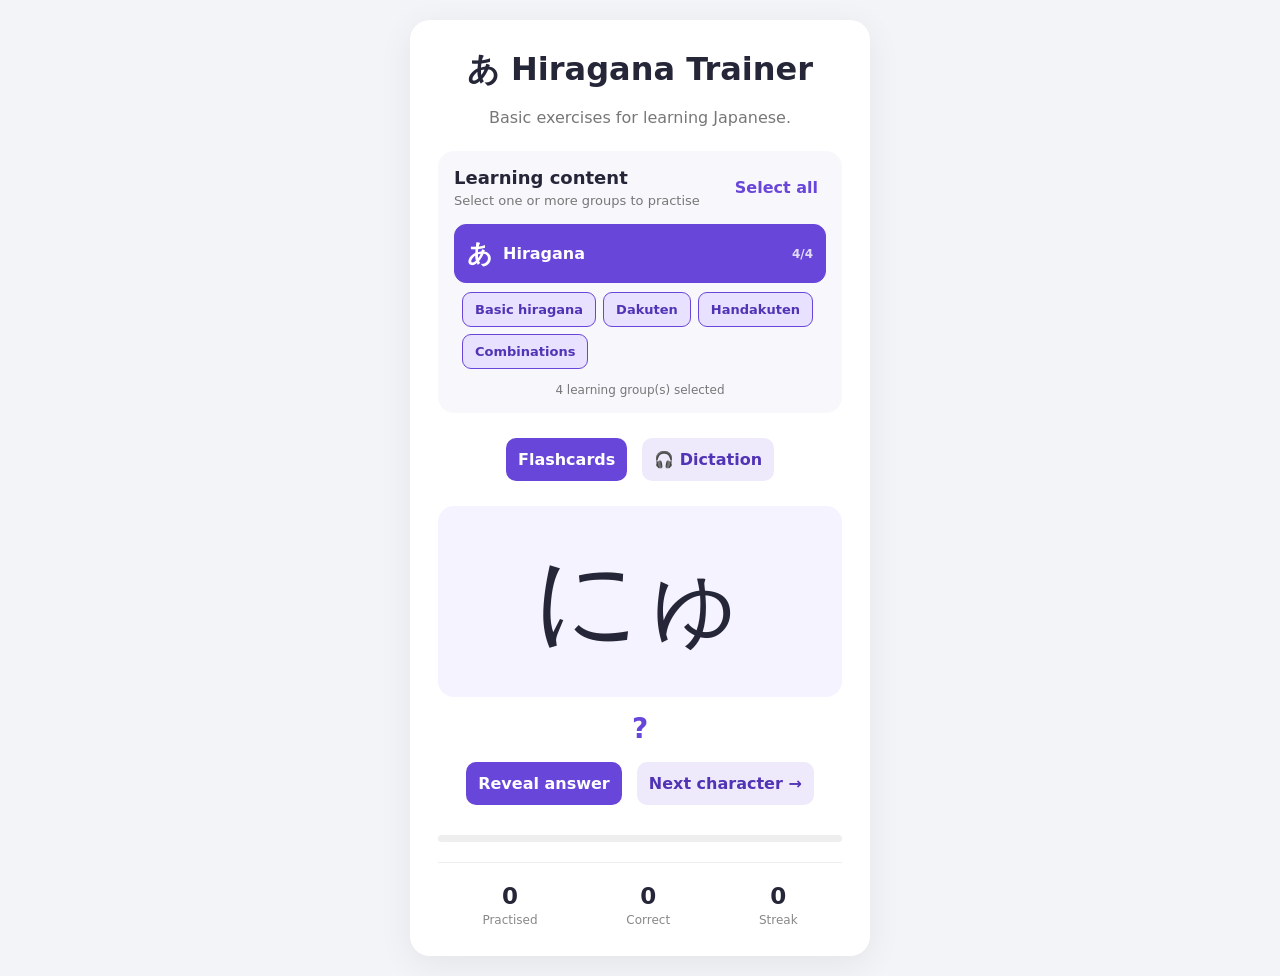
<file: index.html>
<!DOCTYPE html>
<html lang="en">
<head>
  <meta charset="UTF-8">
  <meta name="viewport" content="width=device-width, initial-scale=1">
  <title>Hiragana Trainer</title>
  <link rel="stylesheet" href="css/styles.css">
  <script type="module" src="js/core/app.js"></script>
</head>

<body>
  <main class="app">
    <header>
      <h1>あ Hiragana Trainer</h1>
      <p class="subtitle">Basic exercises for learning Japanese.</p>
    </header>
    
    <section class="learning-selector" aria-labelledby="learningTitle">
      <div class="selector-heading">
        <div>
          <h2 id="learningTitle">Learning content</h2>
          <p>Select one or more groups to practise</p>
        </div>
        <button id="selectAllGroups" class="text-button" type="button">
          Select all
        </button>
      </div>

      <div id="learningCategories"></div>

      <p id="selectionSummary" class="selection-summary"
        aria-live="polite"></p>
    </section>

    <nav class="mode-selector">
      <button id="flashMode" class="primary">Flashcards</button>
      <button id="dictationMode" class="secondary">🎧 Dictation</button>
    </nav>

    <!-- FLASHCARD MODE -->
    <section id="flashPanel">

      <div class="character" id="kana">あ</div>
      <div class="answer" id="answer">?</div>

      <button class="primary" id="reveal">Reveal answer</button>

      <div id="rating" class="hidden">
        <p>Did you get it right?</p>
        <button class="success" id="correctBtn">✓ Correct</button>
        <button class="wrong" id="wrongBtn">✗ Incorrect</button>
      </div>

      <button class="secondary" id="next">Next character →</button>

      <!-- FLASHCARD STATISTICS -->
      <div class="progress">
        <div id="progressBar"></div>
      </div>

      <div class="stats">
        <div class="stat">
          <strong id="total">0</strong>
          <span>Practised</span>
        </div>

        <div class="stat">
          <strong id="correct">0</strong>
          <span>Correct</span>
        </div>

        <div class="stat">
          <strong id="streak">0</strong>
          <span>Streak</span>
        </div>
      </div>

    </section>

    <!-- DICTATION MODE -->
    <section id="dictationPanel" class="hidden">
      <h2>Japanese Dictation</h2>
      <p>Listen and identify the character.</p>

      <div class="controls">

        <label for="interval">Playback speed</label>

        <div class="speed-control">
          <span>Slow</span>

          <input
            type="range"
            id="interval"
            min="0.5"
            max="5"
            step="0.5"
            value="2"
          >

          <span>Fast</span>
        </div>

        <p id="intervalValue">3.5 seconds between characters</p>

        <div class="controls">
          <button class="primary" id="toggleDictation">
            ▶ Play
          </button>

          <button class="secondary" id="repeatDictation">
            ↻ Replay
          </button>
        </div>

      </div>


      <button class="secondary" id="showDictation">Show character</button>

      <div class="dictation-answer" id="dictationAnswer"></div>
      <p id="dictationStatus" class="status">Ready to listen</p>
    </section>

  </main>
</body>
</html>
</file>
<file: css/styles.css>
* {
  box-sizing: border-box;
}

body {
  margin: 0;
  min-height: 100vh;
  padding: 20px;
  display: grid;
  place-items: center;
  background: #f3f4f8;
  color: #252638;
  font-family: system-ui, sans-serif;
}

.app {
  background: white;
  width: 100%;
  max-width: 460px;
  padding: 28px;
  border-radius: 20px;
  box-shadow: 0 8px 35px #0001;
  text-align: center;
}

h1 { margin: 0; }
h2 { margin-top: 25px; }

.subtitle { color: #777; margin-bottom: 24px; }

label {
  display: block;
  text-align: left;
  font-size: 14px;
  margin: 12px 0 6px;
}

button {
  font: inherit;
  padding: 12px;
  border-radius: 10px;
}

button {
  border: 0;
  margin: 5px;
  cursor: pointer;
  font-weight: 600;
}

button:disabled {
  opacity: .4;
  cursor: not-allowed;
}

.primary { background: #6846d9; color: white; }
.secondary { background: #eeeafc; color: #5134b5; }
.success { background: #dcf5e5; color: #176b3b; }
.wrong { background: #ffe5e5; color: #a32c2c; }

.mode-selector, .controls {
  display: flex;
  justify-content: center;
  flex-wrap: wrap;
  gap: 5px;
  margin: 12px 0 20px;
}

.character {
  font-size: 105px;
  padding: 25px;
  background: #f5f3ff;
  border-radius: 16px;
  margin-bottom: 15px;
}

.answer {
  min-height: 45px;
  font-size: 28px;
  font-weight: bold;
  color: #6846d9;
}

.dictation-answer {
  min-height: 85px;
  font-size: 65px;
  margin: 15px;
  color: #6846d9;
}

.status {
  color: #777;
  font-size: 14px;
}

.hidden { display: none !important; }

.progress {
  background: #eee;
  height: 7px;
  border-radius: 10px;
  margin: 25px 0 20px;
  overflow: hidden;
}

.progress div {
  height: 100%;
  width: 0;
  background: #6846d9;
  transition: width .2s;
}

.stats {
  display: flex;
  justify-content: space-around;
  border-top: 1px solid #eee;
  padding-top: 20px;
}

.stat strong {
  display: block;
  font-size: 23px;
}

.stat span {
  color: #888;
  font-size: 12px;
}

@media(max-width: 400px) {
  .app { padding: 20px; }
  .character { font-size: 85px; }
}

.speed-control {
  display: flex;
  align-items: center;
  gap: 12px;
}

.speed-control input {
  flex: 1;
  cursor: pointer;
}

#intervalValue {
  text-align: center;
  font-size: 0.85rem;
  opacity: 0.7;
}

.dictation-controls {
  display: flex;
  flex-direction: column;
  gap: 12px;
}

.dictation-controls .controls {
  display: flex;
  gap: 10px;
}

.dictation-controls .controls button {
  flex: 1;
}


/* LEARNING CATEGORY SELECTOR */

.learning-selector {
  text-align: left;
  margin: 20px 0;
  padding: 16px;
  background: #f8f7fc;
  border-radius: 16px;
}

.selector-heading {
  display: flex;
  align-items: center;
  justify-content: space-between;
  gap: 10px;
  margin-bottom: 16px;
}

.selector-heading h2 {
  font-size: 18px;
  margin: 0;
}

.selector-heading p {
  margin: 5px 0 0;
  color: #777;
  font-size: 13px;
}

.text-button {
  background: transparent;
  color: #6846d9;
  padding: 8px;
  margin: 0;
  white-space: nowrap;
}

.category-section {
  margin-bottom: 14px;
}

.macro-toggle {
  display: flex;
  align-items: center;
  width: 100%;
  gap: 10px;
  padding: 12px;
  margin: 0 0 9px;
  border: 1px solid #ded9ef;
  background: white;
  color: #333;
  text-align: left;
  border-radius: 12px;
}

.macro-toggle[data-state="selected"] {
  background: #6846d9;
  color: white;
  border-color: #6846d9;
}

.macro-toggle[data-state="partial"] {
  background: #eeeafc;
  color: #5134b5;
  border-color: #b9a9ed;
}

.macro-symbol {
  font-size: 25px;
}

.macro-label {
  flex: 1;
}

.macro-status {
  font-size: 12px;
  opacity: .8;
}

.micro-groups {
  display: flex;
  flex-wrap: wrap;
  gap: 7px;
  padding-left: 8px;
}

.micro-toggle {
  margin: 0;
  padding: 9px 12px;
  background: white;
  color: #555;
  border: 1px solid #ddd;
  border-radius: 9px;
  font-size: 13px;
}

.micro-toggle.selected {
  background: #e8e1ff;
  border-color: #6846d9;
  color: #5134b5;
}

.selection-summary {
  color: #777;
  font-size: 12px;
  text-align: center;
  margin: 14px 0 0;
}

.macro-toggle:focus-visible,
.micro-toggle:focus-visible,
.text-button:focus-visible {
  outline: 3px solid #9b85ed;
  outline-offset: 3px;
}

@media (max-width: 400px) {
  .learning-selector {
    padding: 12px;
  }

  .micro-toggle {
    padding: 8px 10px;
  }
}
</file>
